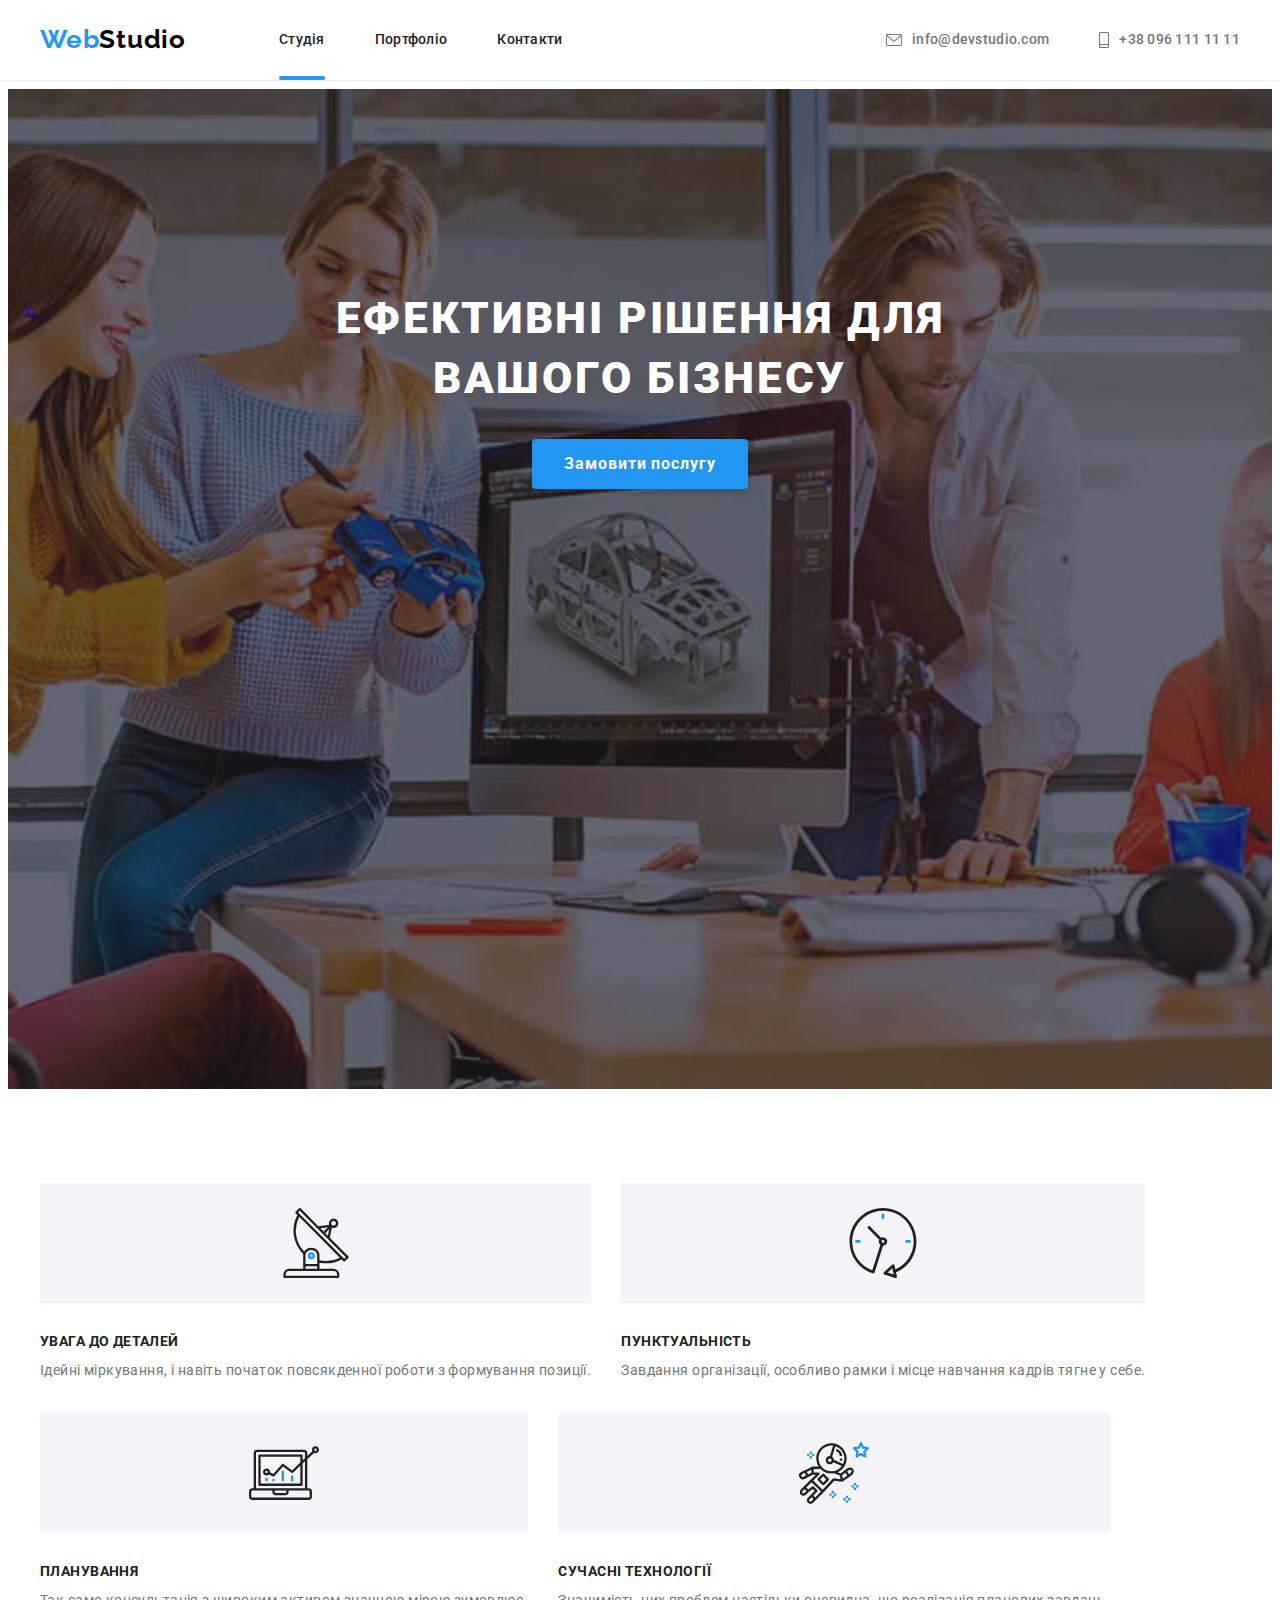
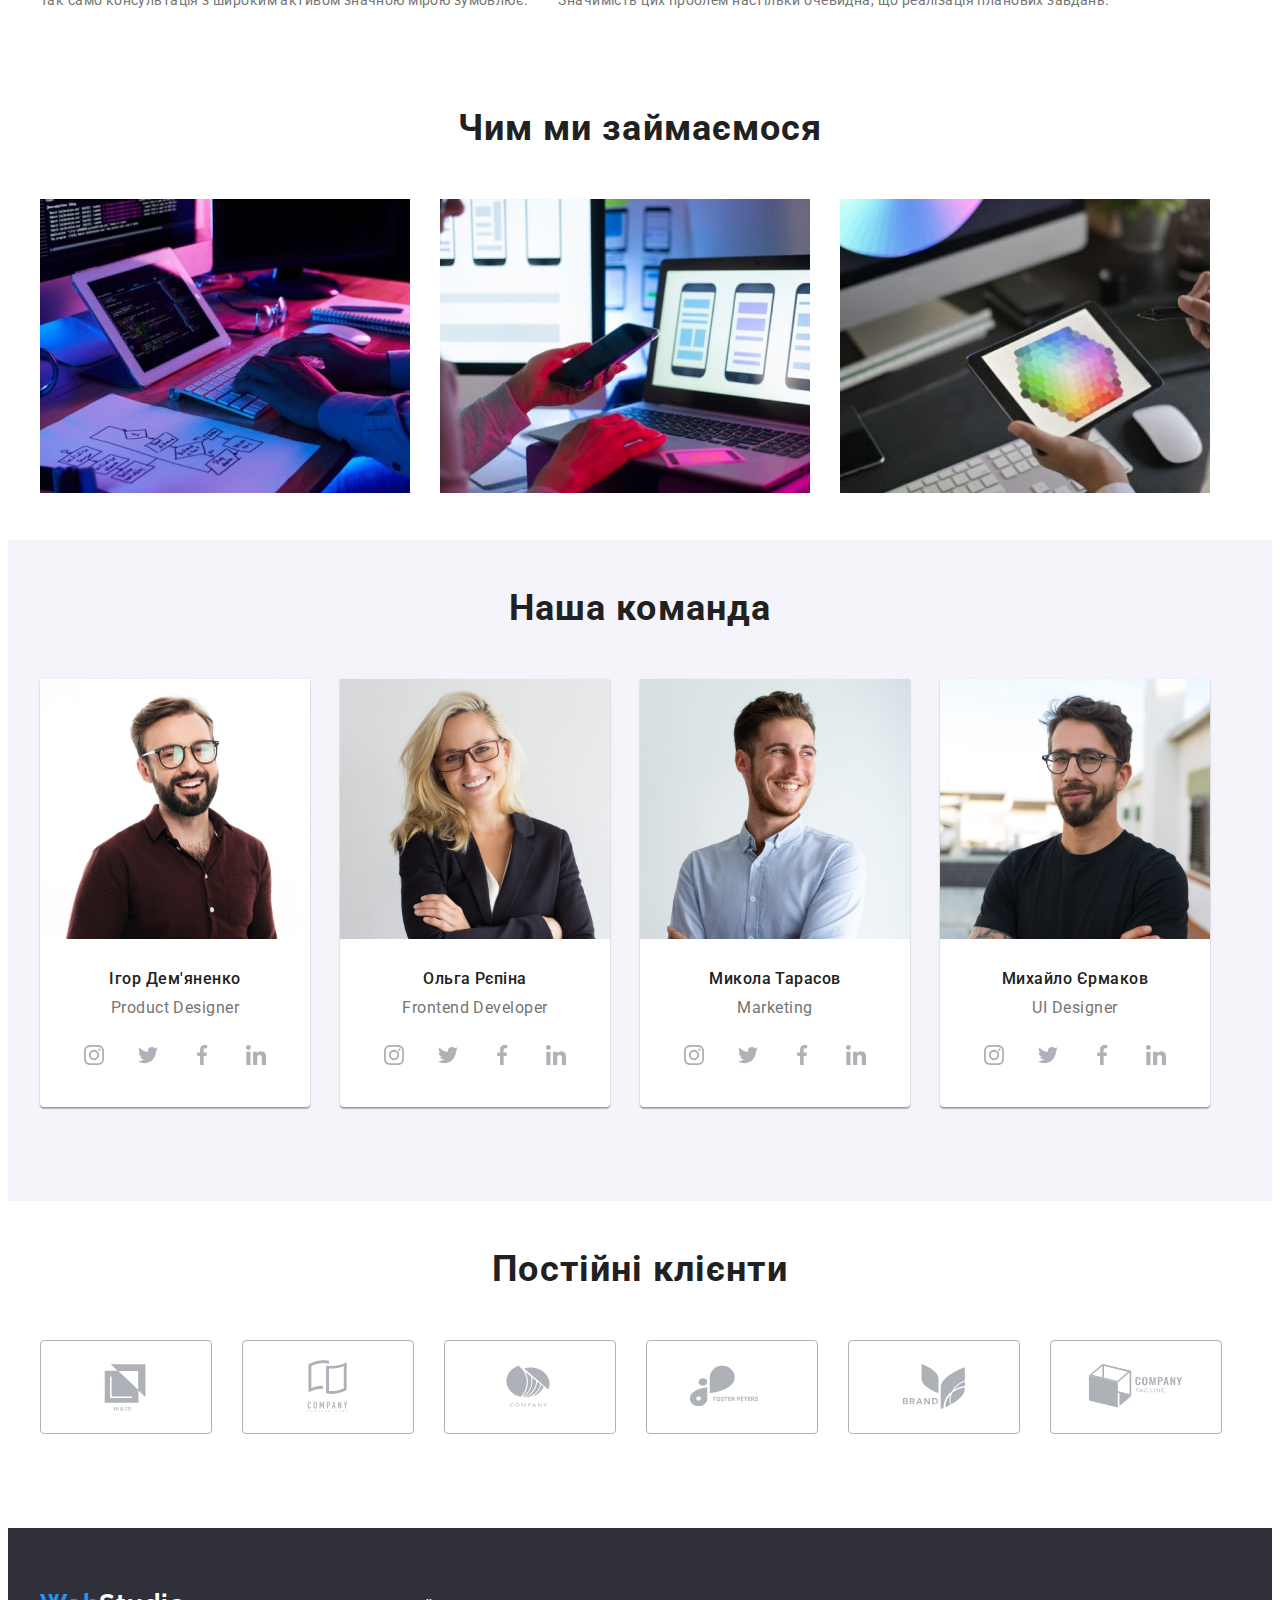
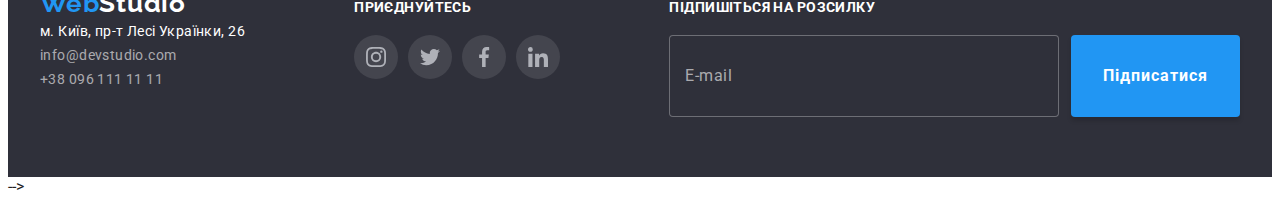
<file: index.html>
<!DOCTYPE html>
<html lang="uk">
<head>
    <meta charset="UTF-8">
    <meta http-equiv="X-UA-Compatible" content="IE=edge">
    <meta name="viewport" content="width=device-width, initial-scale=1.0">
    <title>WebStudio</title>
    <!-- fonts -->
    <link rel="preconnect" href="https://fonts.googleapis.com">
    <link rel="preconnect" href="https://fonts.gstatic.com" crossorigin>
    <link href="https://fonts.googleapis.com/css2?family=Raleway:wght@700&family=Roboto:ital,wght@0,400;0,500;1,700&display=swap" rel="stylesheet">
    <!-- normalization -->
    <link rel="stylesheet" href="https://cdnjs.cloudflare.com/ajax/libs/modern-normalize/1.1.0/modern-normalize.min.css" integrity="sha512-wpPYUAdjBVSE4KJnH1VR1HeZfpl1ub8YT/NKx4PuQ5NmX2tKuGu6U/JRp5y+Y8XG2tV+wKQpNHVUX03MfMFn9Q==" crossorigin="anonymous" referrerpolicy="no-referrer" />
    <!-- styles.css -->
    <link rel="stylesheet" href="./css/styles.css">
</head>
<body>
    <header class="page-header">
        <div class="container header">
            <nav class="navigation">
                <a href="./index.html" class="logoweb link">Web<span class="logoheader">Studio</span></a>
                <ul class="nav-list list">
                    <li class="nav-item is-active"><a href="./index.html" class="nav-item-href link">Студія</a></li>
                    <li class="nav-item"><a href="./portfolio.html" class="nav-item-href link">Портфоліо</a></li>
                    <li class="nav-item"><a href="" class="nav-item-href link">Контакти</a></li>
                </ul>
            </nav>
            <div class="header-contacts">
                <a href="mailto:info@devstudio.com" class="link item">
                    <svg class="header-icons" width="16" height="12">
                        <use href="./images/icons.svg#icon-envelope"></use>
                    </svg>info@devstudio.com
                </a>
                <a href="tel:+380961111111" class="link item">
                    <svg class="header-icons" width="10" height="16">
                        <use href="./images/icons.svg#icon-smartphone"></use>
                    </svg>+38 096 111 11 11
                </a>
            </div>
        </div>
    </header>
    <main class="main"> 
        <section class="header-overlay hero-section section">
            <div class="container">
                <h1 class="hero-title">Ефективні рішення для вашого бізнесу</h1>
                <button type="button" class="hero-btn button heartbeat" data-open-modal>Замовити послугу</button>
            </div>
        </section>
        <section class="advantages-section section">
            <div class="container">
                <ul class="advantages-list card-set list">
                    <li class="card-set-item">
                        <div class="advantages-list-overlay">
                            <svg class="advantages-icon" width="70" height="70">
                                <use href="./images/icons.svg#icon-antenna"></use>
                            </svg>
                        </div>
                        <h3 class="advantages-title">УВАГА ДО ДЕТАЛЕЙ</h3>
                        <p class="about-description">Ідейні міркування, i навіть початок повсякденної роботи з формування позиції.</p>
                    </li>
                    <li class="card-set-item">
                        <div class="advantages-list-overlay">
                            <svg class="advantages-icon" width="70" height="70">
                                <use href="./images/icons.svg#icon-clock"></use>
                            </svg>
                        </div>              
                        <h3 class="advantages-title">ПУНКТУАЛЬНІСТЬ</h3>
                        <p class="about-description">Завдання організації, особливо рамки і місце навчання кадрів тягне у себе.</p>
                    </li>
                    <li class="card-set-item">
                        <div class="advantages-list-overlay">
                            <svg class="advantages-icon" width="70" height="70">
                                <use href="./images/icons.svg#icon-diagram"></use>
                            </svg>
                        </div>
                        <h3 class="advantages-title">ПЛАНУВАННЯ</h3>
                        <p class="about-description">Так само консультація з широким активом значною мірою зумовлює.</p>
                    </li>
                    <li class="card-set-item">
                        <div class="advantages-list-overlay">
                            <svg class="advantages-icon" width="70" height="70">
                                <use href="./images/icons.svg#icon-astronaut"></use>
                            </svg>
                         </div>
                        <h3 class="advantages-title">СУЧАСНІ ТЕХНОЛОГІЇ</h3>
                        <p class="about-description">Значимість цих проблем настільки очевидна, що реалізація планових завдань.</p>
                    </li>
                </ul>
            </div>
        </section>
        <section class="portfolio-section section">
            <div class="whatwedo-img container">
                <h2 class="secondary-title">Чим ми займаємося</h2>
                <ul class="card-set list">
                    <li class="card-set-item whatwedo-item">
                        <img src="./images/main/about_us_1-min.jpg" alt="img1" width="370" height="294">
                        <div class="whatwedo-overlay">
                            <p class="whatwedo-text h3-like">Десктопні додатки</p>
                        </div>
                    </li>
                    <li class="card-set-item whatwedo-item">
                        <img src="./images/main/about_us_2-min.jpg" alt="img1" width="370" height="294">
                        <div class="whatwedo-overlay">
                            <p class="whatwedo-text h3-like">Мобільні додатки</p>
                        </div>
                    </li>
                    <li class="card-set-item whatwedo-item">
                        <img src="./images/main/about_us_3-min.jpg" alt="img1" width="370" height="294">
                        <div class="whatwedo-overlay">
                            <p class="whatwedo-text h3-like">Дизайнерські рішення</p>
                        </div>
                    </li>
                </ul>   
            </div>
        </section>
        <section class="team-section section">
            <div class="container">
                <h2 class="secondary-title">Наша команда</h2>
                <ul class="team-list card-set list">
                    <li class="team-card card-set-item">
                        <img class="team-img"src="./images/main/team_1-min.jpg" alt="hero_1" width="270" height="260">
                        <div class="team-wrapper">
                            <p class="team-name">Ігор Дем'яненко</p>
                            <p class="team-possition">Product Designer</p>
                            <ul class="socials list">
                                <li class="socials-item">
                                    <a class="socials-link link" href="https://instagram.com" target="_blank" rel="noopener no referrer" aria-label="instagram icon">
                                        <svg class="socials-icon" width="20" height="20">
                                            <use href="./images/icons.svg#icon-instagram"></use>
                                        </svg>
                                    </a>
                                </li>
                                <li class="socials-item">
                                    <a class="socials-link link" href="https://instagram.com" target="_blank" rel="noopener no referrer" aria-label="instagram icon">
                                        <svg class="socials-icon" width="20" height="20">
                                            <use href="./images/icons.svg#icon-twitter"></use>
                                        </svg>
                                    </a>
                                </li>
                                <li class="socials-item">
                                    <a class="socials-link link" href="https://instagram.com" target="_blank" rel="noopener no referrer" aria-label="instagram icon">
                                        <svg class="socials-icon" width="20" height="20">
                                            <use href="./images/icons.svg#icon-facebook"></use>
                                        </svg>
                                    </a>
                                </li>
                                <li class="socials-item">
                                    <a class="socials-link link" href="https://instagram.com" target="_blank" rel="noopener no referrer" aria-label="instagram icon">
                                        <svg class="socials-icon" width="20" height="20">
                                            <use href="./images/icons.svg#icon-linkedin"></use>
                                        </svg>
                                    </a>
                                </li>
                            </ul>
                        </div>
                    </li>
                    <li class="team-card card-set-item">
                        <img class="team-img"src="./images/main/team_2-min.jpg" alt="hero_2" width="270" height="260">
                        <div class="team-wrapper">
                            <p class="team-name">Ольга Рєпіна</p>
                            <p class="team-possition">Frontend Developer</p>
                            <ul class="socials list">
                                <li class="socials-item">
                                    <a class="socials-link link" href="https://instagram.com" target="_blank" rel="noopener no referrer" aria-label="instagram icon">
                                        <svg class="socials-icon" width="20" height="20">
                                            <use href="./images/icons.svg#icon-instagram"></use>
                                        </svg>
                                    </a>
                                </li>
                                <li class="socials-item">
                                    <a class="socials-link link" href="https://instagram.com" target="_blank" rel="noopener no referrer" aria-label="instagram icon">
                                        <svg class="socials-icon" width="20" height="20">
                                            <use href="./images/icons.svg#icon-twitter"></use>
                                        </svg>
                                    </a>
                                </li>
                                <li class="socials-item">
                                    <a class="socials-link link" href="https://instagram.com" target="_blank" rel="noopener no referrer" aria-label="instagram icon">
                                        <svg class="socials-icon" width="20" height="20">
                                            <use href="./images/icons.svg#icon-facebook"></use>
                                        </svg>
                                    </a>
                                </li>
                                <li class="socials-item">
                                    <a class="socials-link link" href="https://instagram.com" target="_blank" rel="noopener no referrer" aria-label="instagram icon">
                                        <svg class="socials-icon" width="20" height="20">
                                            <use href="./images/icons.svg#icon-linkedin"></use>
                                        </svg>
                                    </a>
                                </li>
                            </ul>
                        </div>
                    </li>
                    <li class="team-card card-set-item">
                        <img class="team-img"src="./images/main/team_3-min.jpg" alt="hero_3" width="270" height="260">
                        <div class="team-wrapper">
                            <p class="team-name">Микола Тарасов</p>
                            <p class="team-possition">Marketing</p>
                            <ul class="socials list">
                                <li class="socials-item">
                                    <a class="socials-link link" href="https://instagram.com" target="_blank" rel="noopener no referrer" aria-label="instagram icon">
                                        <svg class="socials-icon" width="20" height="20">
                                            <use href="./images/icons.svg#icon-instagram"></use>
                                        </svg>
                                    </a>
                                </li>
                                <li class="socials-item">
                                    <a class="socials-link link" href="https://instagram.com" target="_blank" rel="noopener no referrer" aria-label="instagram icon">
                                        <svg class="socials-icon" width="20" height="20">
                                            <use href="./images/icons.svg#icon-twitter"></use>
                                        </svg>
                                    </a>
                                </li>
                                <li class="socials-item">
                                    <a class="socials-link link" href="https://instagram.com" target="_blank" rel="noopener no referrer" aria-label="instagram icon">
                                        <svg class="socials-icon" width="20" height="20">
                                            <use href="./images/icons.svg#icon-facebook"></use>
                                        </svg>
                                    </a>
                                </li>
                                <li class="socials-item">
                                    <a class="socials-link link" href="https://instagram.com" target="_blank" rel="noopener no referrer" aria-label="instagram icon">
                                        <svg class="socials-icon" width="20" height="20">
                                            <use href="./images/icons.svg#icon-linkedin"></use>
                                        </svg>
                                    </a>
                                </li>
                            </ul>
                        </div>
                    </li>
                    <li class="team-card card-set-item">
                        <img class="team-img"src="./images/main/team_4-min.jpg" alt="hero_4" width="270" height="260">
                        <div class="team-wrapper">
                            <p class="team-name">Михайло Єрмаков</p>
                            <p class="team-possition">UI Designer</p>
                            <ul class="socials list">
                                <li class="socials-item">
                                    <a class="socials-link link" href="https://instagram.com" target="_blank" rel="noopener no referrer" aria-label="instagram icon">
                                        <svg class="socials-icon" width="20" height="20">
                                            <use href="./images/icons.svg#icon-instagram"></use>
                                        </svg>
                                    </a>
                                </li>
                                <li class="socials-item">
                                    <a class="socials-link link" href="https://instagram.com" target="_blank" rel="noopener no referrer" aria-label="instagram icon">
                                        <svg class="socials-icon" width="20" height="20">
                                            <use href="./images/icons.svg#icon-twitter"></use>
                                        </svg>
                                    </a>
                                </li>
                                <li class="socials-item">
                                    <a class="socials-link link" href="https://instagram.com" target="_blank" rel="noopener no referrer" aria-label="instagram icon">
                                        <svg class="socials-icon" width="20" height="20">
                                            <use href="./images/icons.svg#icon-facebook"></use>
                                        </svg>
                                    </a>
                                </li>
                                <li class="socials-item">
                                    <a class="socials-link link" href="https://instagram.com" target="_blank" rel="noopener no referrer" aria-label="instagram icon">
                                        <svg class="socials-icon" width="20" height="20">
                                            <use href="./images/icons.svg#icon-linkedin"></use>
                                        </svg>
                                    </a>
                                </li>
                            </ul>
                        </div>
                    </li>
                </ul>
            </div>
        </section>
        <section class="clients-section section">
            <div class="container">
                <h2 class="secondary-title">Постійні клієнти</h2>
                <ul class="clients-list card-set list">
                    <li class="clients-item card-set-item">
                        <a class="client-link link" href="" target="_blank" rel="noopener noreferrer" aria-label="client icon">
                            <svg class="client-icon" width="106px" height="60px">
                                <use href="./images/icons.svg#icon-Client-logo-1"></use>
                            </svg>
                        </a>
                    </li>
                    <li class="clients-item card-set-item">
                        <a class="client-link link" href="" target="_blank" rel="noopener noreferrer" aria-label="client icon">
                            <svg class="client-icon" width="106px" height="60px">
                                <use href="./images/icons.svg#icon-Client-logo-2"></use>
                            </svg>
                        </a>
                    </li>
                    <li class="clients-item card-set-item">
                        <a class="client-link link" href="" target="_blank" rel="noopener noreferrer" aria-label="client icon">
                            <svg class="client-icon" width="106px" height="60px">
                                <use href="./images/icons.svg#icon-Client-logo-3"></use>
                            </svg>
                        </a>
                    </li>
                    <li class="clients-item card-set-item">
                        <a class="client-link link" href="" target="_blank" rel="noopener noreferrer" aria-label="client icon">
                            <svg class="client-icon" width="106px" height="60px">
                                <use href="./images/icons.svg#icon-Client-logo-4"></use>
                            </svg>
                        </a>
                    </li>
                    <li class="clients-item card-set-item">
                        <a class="client-link link" href="" target="_blank" rel="noopener noreferrer" aria-label="client icon">
                            <svg class="client-icon" width="106px" height="60px">
                                <use href="./images/icons.svg#icon-Client-logo-5"></use>
                            </svg>
                        </a>
                    </li>
                    <li class="clients-item card-set-item">
                        <a class="client-link link" href="" target="_blank" rel="noopener noreferrer" aria-label="client icon">
                            <svg class="client-icon" width="106px" height="60px">
                                <use href="./images/icons.svg#icon-Client-logo-6"></use>
                            </svg>
                        </a>
                    </li>
                </ul>
            </div>
        </section> 
    </main>
    <footer class="footer-section">
        <div class="footer container">
            <div class="footer-contacts">
                <a href="./index.html" class="logoweb link">Web<span class="logofooter">Studio</span></a>
                <address>
                    <ul class="list footer-contacts">
                        <li><a href="https://goo.gl/maps/HAjjEDxGyU6dwj2Z7" target="_blank" rel="noopener nofollow noreferrer" class="footer-contacts link">м. Київ, пр-т Лесі Українки, 26</a></li>
                        <li><a href="mailto:info@devstudio.com" class="link footer-contacts-grey">info@devstudio.com</a></li>
                        <li><a href="tel:+380961111111" class="link footer-contacts-grey">+38 096 111 11 11</a></li>
                    </ul>
                </address>
            </div>
            <div class="footer-socials">
                <h3 class="h3-like mb20px">приєднуйтесь</h3>
                <ul class="socials list">
                    <li class="socials-item">
                        <a class="social-link-footer socials-link link" href="https://instagram.com" target="_blank" rel="noopener no referrer" aria-label="instagram icon">
                            <svg class="socials-icon" width="20" height="20">
                                <use href="./images/icons.svg#icon-instagram"></use>
                            </svg>
                        </a>
                    </li>
                    <li class="socials-item">
                        <a class="social-link-footer socials-link link" href="https://instagram.com" target="_blank" rel="noopener no referrer" aria-label="instagram icon">
                            <svg class="socials-icon" width="20" height="20">
                                <use href="./images/icons.svg#icon-twitter"></use>
                            </svg>
                        </a>
                    </li>
                    <li class="socials-item">
                        <a class="social-link-footer socials-link link" href="https://instagram.com" target="_blank" rel="noopener no referrer" aria-label="instagram icon">
                            <svg class="socials-icon" width="20" height="20">
                                <use href="./images/icons.svg#icon-facebook"></use>
                            </svg>
                        </a>
                    </li>
                    <li class="socials-item">
                        <a class="social-link-footer socials-link link" href="https://instagram.com" target="_blank" rel="noopener no referrer" aria-label="instagram icon">
                            <svg class="socials-icon" width="20" height="20">
                                <use href="./images/icons.svg#icon-linkedin"></use>
                            </svg>
                        </a>
                    </li>
                </ul>
            </div>
            <div class="">
                <form class="form-sign" action="">
                    <p class="h3-like mb20px">Підпишіться на розсилку</p>
                    <div class="form-sign-field">
                        <input class="form-sign-input" type="email" name="email" id="email" placeholder=" ">
                        <label class="form-sign-label" for="email">E-mail</label>
                        <button class="hero-btn button" type="submit">Підписатися</button>
                    </div> 
                </form>
            </div>
        </div>
    </footer>
    <!-- MODAL WINDOW -->
    <div class="backdrop is-hidden" data-backdrop>
        <div class="modal">
            <button type="button" class="modal-close-btn" data-close-modal >
                <svg class="modal-form-close" width="11" height="11">
                    <use href="./images/icons.svg#close-btn"></use>
                </svg></button>
            <p class="modal-form-title">Залиште свої дані, ми вам передзвонимо</p>
            <form class="modal-form">
                <div class="modal-form-group" role="group">
                    <label class="modal-form-label" for="user_name">Ім'я</label>
                    <div class="modal-form-wrapper">
                        <input class="modal-form-field" type="text" name="user_name" id="user_name">
                        <svg class="modal-form-icon" width="18" height="18">
                            <use href="./images/icons.svg#person-modal"></use>
                        </svg>
                    </div>
                    <label class="modal-form-label" for="user_phone">Телефон</label>
                    <div class="modal-form-wrapper">
                        <input class="modal-form-field" type="tel" name="user_phone" id="user_phone">
                        <svg class="modal-form-icon" width="18" height="18">
                            <use href="./images/icons.svg#phone-modal"></use>
                        </svg>
                    </div>
                    <label class="modal-form-label" for="user_email">Пошта</label>
                    <div class="modal-form-wrapper">
                        <input class="modal-form-field" type="email" name="user_email" id="user_email">
                        <svg class="modal-form-icon" width="18" height="18">
                            <use href="./images/icons.svg#email-modal"></use>
                        </svg>
                    </div>
                    <label class="modal-form-label" for="user_comment">Коментар</label>
                    <textarea class="modal-form-comment" name="user_comment" placeholder="Введіть текст" id="user_comment" cols="30" rows="7"></textarea>
                </div>
                <div class="modal-form-agreement" role="group">
                    <input class="modal-form-checkbox" type="checkbox" name="user_agreement" id="user_agreement">
                    <label class="modal-form-agreement-desc" for="user_agreement">Погоджуюся з розсилкою та приймаю <a class="modal-form-agreement-link" href="">Умови договору</a></label>
                </div>
                <button class="hero-btn button modal-form-btn" type="submit">Відправити</button>
            </form>    
        </div>
    </div>
        <!-- MODAL WINDOW END-->
    <script src="./js/header-scroll.js"></script>
    <script src="./js/modal.js"></script>
</body>
</html>

<!-- FORM STYLES -->
    <!-- <form class="modal-form">
        <div class="modal-form-field">
            <input class="form-input" type="text" id="user-name" placeholder=" ">
            <label class="modal-form-label" for="user-name">Name</label>
            <span class="icon"></span>
        </div>
        <div class="modal-form-field">
            <input class="form-input" type="tel" id="user-phone" placeholder=" ">
            <label class="modal-form-label" for="user-phone">Phone</label>
            <span class="icon"></span>
        </div>
        <div class="modal-form-field">
            <input class="form-input" type="email" id="user-email" placeholder=" ">
            <label class="modal-form-label" for="user-email">eMail</label>
            <span class="icon"></span>
        </div> --> -->
</file>
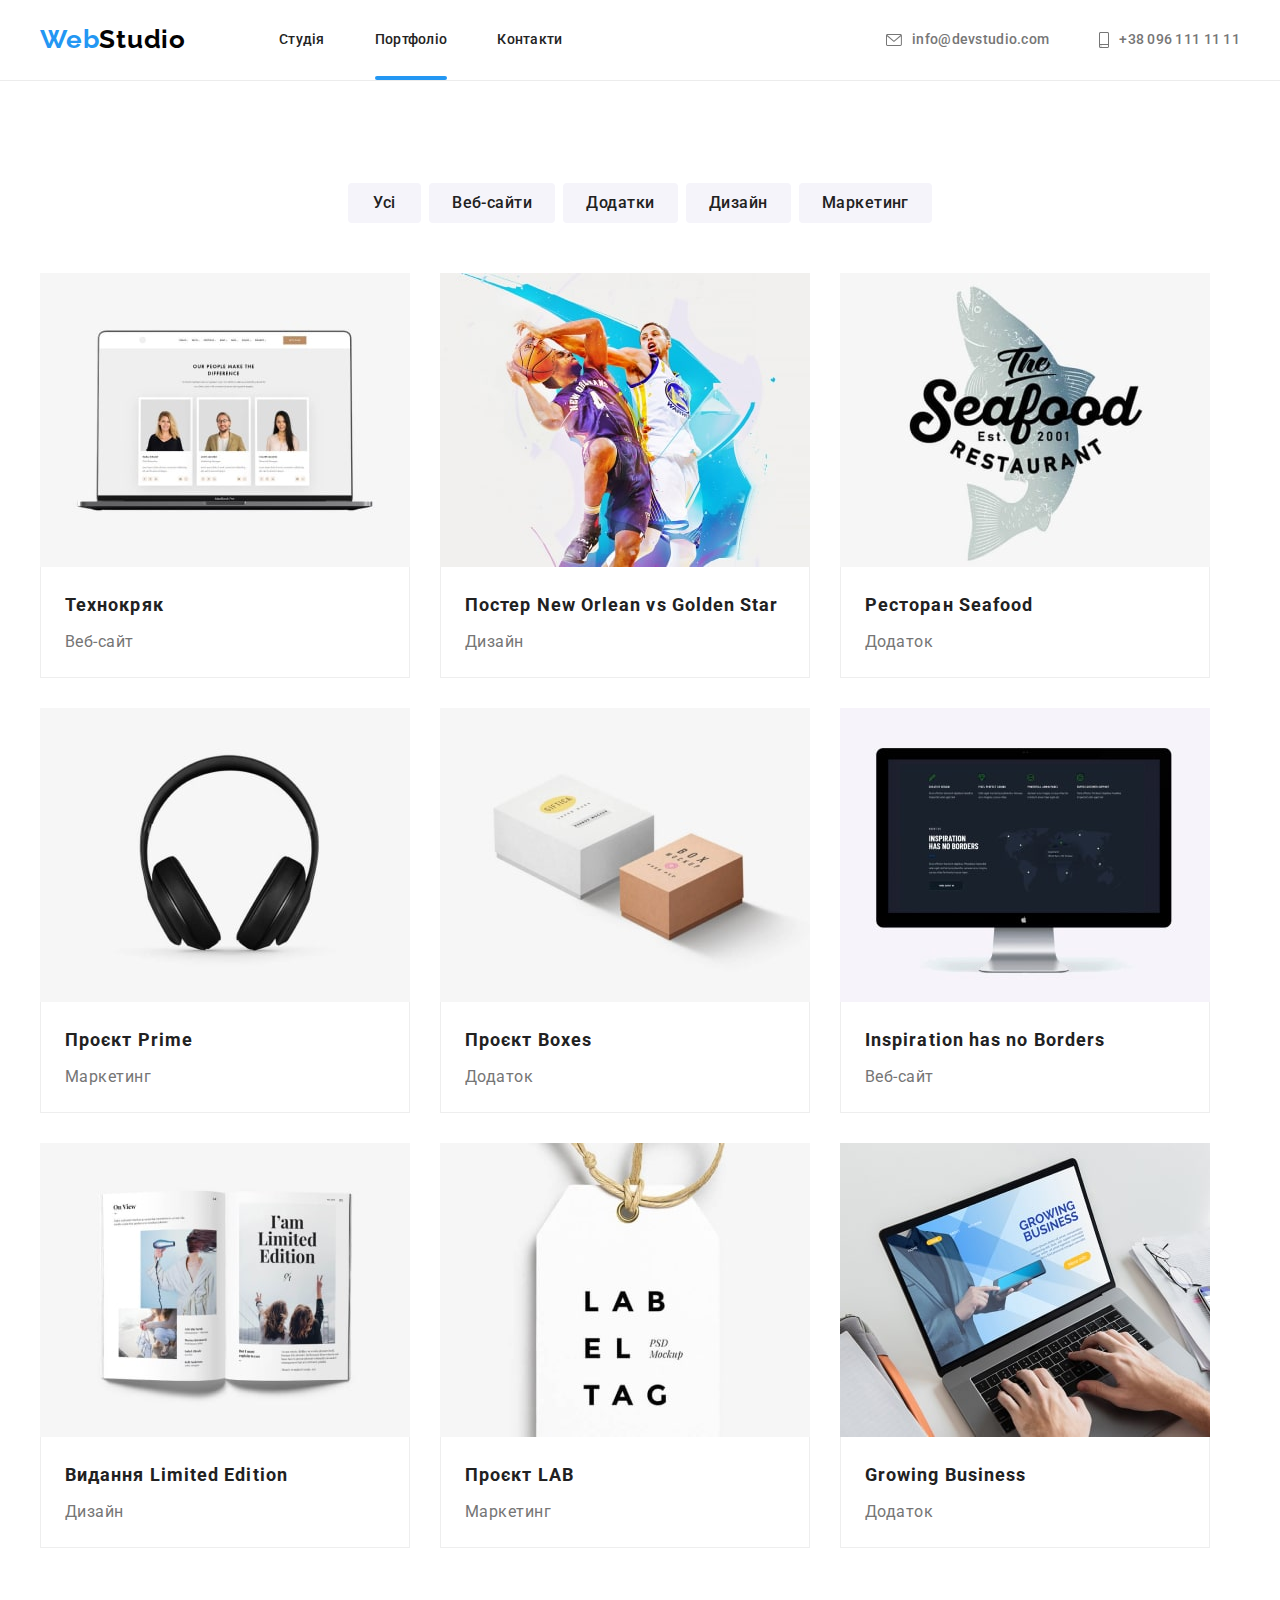
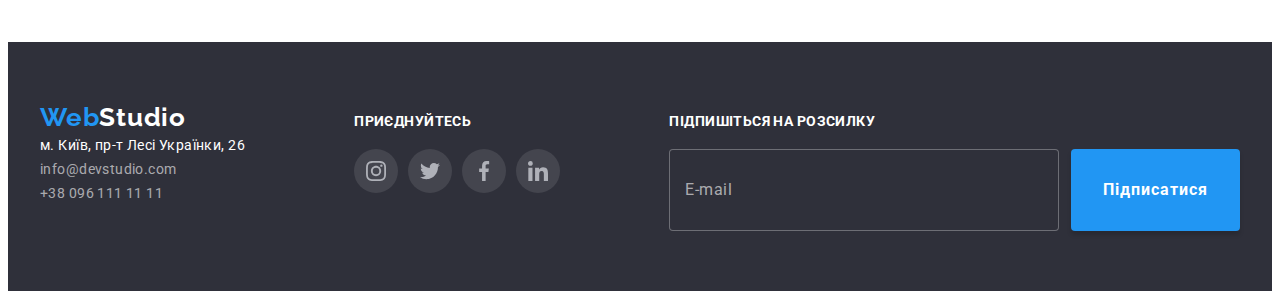
<file: portfolio.html>
<!DOCTYPE html>
<html lang="uk">
<head>
    <meta charset="UTF-8">
    <meta http-equiv="X-UA-Compatible" content="IE=edge">
    <meta name="viewport" content="width=device-width, initial-scale=1.0">
    <title>Portfolio</title>
    <!-- fonts -->
    <link rel="preconnect" href="https://fonts.googleapis.com">
    <link rel="preconnect" href="https://fonts.gstatic.com" crossorigin>
    <link href="https://fonts.googleapis.com/css2?family=Raleway:wght@700&family=Roboto:ital,wght@0,400;0,500;1,700&display=swap" rel="stylesheet">
    <!-- normalization -->
    <link rel="stylesheet" href="https://cdnjs.cloudflare.com/ajax/libs/modern-normalize/1.1.0/modern-normalize.min.css" integrity="sha512-wpPYUAdjBVSE4KJnH1VR1HeZfpl1ub8YT/NKx4PuQ5NmX2tKuGu6U/JRp5y+Y8XG2tV+wKQpNHVUX03MfMFn9Q==" crossorigin="anonymous" referrerpolicy="no-referrer" />
    <!-- styles.css -->
    <link rel="stylesheet" href="./css/styles.css">
</head>
<body>
    <header class="page-header">
        <div class="container header">
            <nav class="navigation">
                <a href="./index.html" class="logoweb link">Web<span class="logoheader">Studio</span></a>
                <ul class="nav-list list">
                    <li class="nav-item"><a href="./index.html" class="nav-item-href link">Студія</a></li>
                    <li class="nav-item is-active"><a href="./portfolio.html" class="nav-item-href link">Портфоліо</a></li>
                    <li class="nav-item"><a href="" class="nav-item-href link">Контакти</a></li>
                </ul>
            </nav>
            <div class="header-contacts">
                <a href="mailto:info@devstudio.com" class="link item">
                    <svg class="header-icons" width="16" height="12">
                        <use href="./images/icons.svg#icon-envelope"></use>
                    </svg>info@devstudio.com
                </a>
                <a href="tel:+380961111111" class="link item">
                    <svg class="header-icons" width="10" height="16">
                        <use href="./images/icons.svg#icon-smartphone"></use>
                    </svg>+38 096 111 11 11
                </a>
            </div>
            <script>
                const { height: pageHeaderHeight } = document
                    .querySelector( ".page-header" )
                    .getBoundingClientRect();
                document.body.style.paddingTop = `${pageHeaderHeight}px`;
            </script>
        </div>
    </header>
    <main class="main">
        <section class="filter-section">
            <div class="container">
                <h1></h1>
                <ul class="flex-container filter list">
                    <li class="filter-item list"><button class="filter-item-button button" type="button">Усі</button></li>
                    <li class="filter-item list"><button class="filter-item-button button" type="button">Веб-сайти</button></li>
                    <li class="filter-item list"><button class="filter-item-button button" type="button">Додатки</button></li>
                    <li class="filter-item list"><button class="filter-item-button button" type="button">Дизайн</button></li>
                    <li class="filter-item list"><button class="filter-item-button button" type="button">Маркетинг</button></li>
                </ul>
            </div>
        </section>
        <section class="projects-section">
            <ul class="card-set projects list container">
                <li class="project-item card-set-item">
                    <a href="" class="project-img-link link">
                        <div class="img-wrapper">
                            <img class="project-img" src="./images/portfolio/web-technokryak.jpg" alt="Технокряк" width="370" height="294">
                            <div class="project-overlay">
                                <p class="project-description">Ресурс пропонує комплексні пропозиції з різним рівнем функціоналу та сервісів. Все це дозволить відвідувачу отримати вичерпні відомості про компанію чи приватну особу.Ресурс пропонує комплексні пропозиції з різним рівнем функціоналу та сервісів. Все це дозволить відвідувачу отримати вичерпні відомості про компанію чи приватну особу рівнем функціоналу та сервісів. Все це дозволить відвідувачу отримати вичерпні відомості про компанію чи приватну особу.</p>
                            </div>
                        </div>
                        <div class="project-wrapper">                           
                            <h2 class="project-item-title" >Технокряк</h2>
                            <p class="project-item-filter">Веб-сайт</p>
                        </div>
                    </a>
                </li>
                <li class="project-item card-set-item">
                    <a href="" class="project-img-link link">
                        <div class="img-wrapper">
                            <img class="project-img" src="./images/portfolio/poster.jpg" alt="Постер New Orlean vs Golden Star" width="370" height="294">
                            <div class="project-overlay">
                                <p class="project-description">Ресурс пропонує комплексні пропозиції з різним рівнем функціоналу та сервісів. Все це дозволить відвідувачу отримати вичерпні відомості про компанію чи приватну особу.</p>
                            </div>
                        </div>
                        <div class="project-wrapper">
                            <h2 class="project-item-title" >Постер New Orlean vs Golden Star</h2>
                            <p class="project-item-filter">Дизайн</p>                      
                        </div>
                    </a>
                </li>
                <li class="project-item card-set-item">
                    <a href="" class="project-img-link link">
                        <div class="img-wrapper">
                            <img class="project-img" src="./images/portfolio/app-restaurant-seafood.jpg" alt="Ресторан Seafood" width="370" height="294">
                            <div class="project-overlay">
                                <p class="project-description">Ресурс пропонує комплексні пропозиції з різним рівнем функціоналу та сервісів. Все це дозволить відвідувачу отримати вичерпні відомості про компанію чи приватну особу.</p>
                            </div>
                        </div>
                        <div class="project-wrapper">
                            <h2 class="project-item-title" >Ресторан Seafood</h2>
                            <p class="project-item-filter">Додаток</p>        
                        </div>
                    </a>
                </li>
                <li class="project-item card-set-item">
                    <a href="" class="project-img-link link">
                        <div class="img-wrapper">
                            <img class="project-img" src="./images/portfolio/project-prime.jpg" alt="Проєкт Prime" width="370" height="294">
                            <div class="project-overlay">
                                <p class="project-description">Ресурс пропонує комплексні пропозиції з різним рівнем функціоналу та сервісів. Все це дозволить відвідувачу отримати вичерпні відомості про компанію чи приватну особу.</p>
                            </div>
                        </div>
                        <div class="project-wrapper">
                            <h2 class="project-item-title" >Проєкт Prime</h2>
                            <p class="project-item-filter">Маркетинг</p>
                        </div>
                    </a>
                </li>
                <li class="project-item card-set-item">
                    <a href="" class="project-img-link link">
                        <div class="img-wrapper">
                            <img class="project-img" src="./images/portfolio/project-boxes.jpg" alt="Проєкт Boxes" width="370" height="294">
                            <div class="project-overlay">
                                <p class="project-description">Ресурс пропонує комплексні пропозиції з різним рівнем функціоналу та сервісів. Все це дозволить відвідувачу отримати вичерпні відомості про компанію чи приватну особу.</p>
                            </div>
                        </div>
                        <div class="project-wrapper">
                            <h2 class="project-item-title" >Проєкт Boxes</h2>
                            <p class="project-item-filter">Додаток</p>
                        </div>
                    </a>
                </li>
                <li class="project-item card-set-item">
                    <a href="" class="project-img-link link">
                        <div class="img-wrapper">
                            <img  class="project-img" src="./images/portfolio/web-inspiration.jpg" alt="Inspiration has no Borders" width="370" height="294">
                            <div class="project-overlay">
                                <p class="project-description">Ресурс пропонує комплексні пропозиції з різним рівнем функціоналу та сервісів. Все це дозволить відвідувачу отримати вичерпні відомості про компанію чи приватну особу.</p>
                            </div>
                        </div>
                        <div class="project-wrapper">
                            <h2 class="project-item-title" >Inspiration has no Borders</h2>
                            <p class="project-item-filter">Веб-сайт</p>
                        </div>
                    </a>
                </li>
                <li class="project-item card-set-item">
                    <a href="" class="project-img-link link">
                        <div class="img-wrapper">
                            <img class="project-img" src="./images/portfolio/design-limited.jpg" alt="Видання Limited Edition" width="370" height="294">
                            <div class="project-overlay">
                                <p class="project-description">Ресурс пропонує комплексні пропозиції з різним рівнем функціоналу та сервісів. Все це дозволить відвідувачу отримати вичерпні відомості про компанію чи приватну особу.</p>
                            </div>
                        </div>
                        <div class="project-wrapper">
                            <h2 class="project-item-title">Видання Limited Edition</h2>
                            <p class="project-item-filter">Дизайн</p>
                        </div>
                    </a>
                </li>
                <li class="project-item card-set-item">
                    <a href="" class="project-img-link link">
                        <div class="img-wrapper">
                            <img class="project-img" src="./images/portfolio/project-lab.jpg" alt="Проєкт LAB" width="370" height="294">
                            <div class="project-overlay">
                                <p class="project-description">Ресурс пропонує комплексні пропозиції з різним рівнем функціоналу та сервісів. Все це дозволить відвідувачу отримати вичерпні відомості про компанію чи приватну особу.</p>
                            </div>
                        </div>
                        <div class="project-wrapper">
                            <h2 class="project-item-title" >Проєкт LAB</h2>
                            <p class="project-item-filter">Маркетинг</p>
                        </div>
                    </a>
                </li>
                <li class="project-item card-set-item">
                    <a href="" class="project-img-link link">
                        <div class="img-wrapper">
                            <img  class="project-img" src="./images/portfolio/app-growing-business.jpg" alt="Growing Business" width="370" height="294">
                            <div class="project-overlay">
                                <p class="project-description">Ресурс пропонує комплексні пропозиції з різним рівнем функціоналу та сервісів. Все це дозволить відвідувачу отримати вичерпні відомості про компанію чи приватну особу.</p>
                            </div>
                        </div>
                        <div class="project-wrapper">
                            <h2 class="project-item-title" >Growing Business</h2>
                            <p class="project-item-filter">Додаток</p>
                        </div>
                    </a>
                </li>
            </ul>
        </section>
    </main>
    <footer class="footer-section">
        <div class="footer container">
            <div class="footer-contacts">
                <a href="./index.html" class="logoweb link">Web<span class="logofooter">Studio</span></a>
                <address>
                    <ul class="list footer-contacts">
                        <li><a href="https://goo.gl/maps/HAjjEDxGyU6dwj2Z7" target="_blank" rel="noopener nofollow noreferrer" class="footer-contacts link">м. Київ, пр-т Лесі Українки, 26</a></li>
                        <li><a href="mailto:info@devstudio.com" class="link footer-contacts-grey">info@devstudio.com</a></li>
                        <li><a href="tel:+380961111111" class="link footer-contacts-grey">+38 096 111 11 11</a></li>
                    </ul>
                </address>
            </div>
            <div class="footer-socials">
                <h3 class="h3-like mb20px">приєднуйтесь</h3>
                <ul class="socials list">
                    <li class="socials-item">
                        <a class="social-link-footer socials-link link" href="https://instagram.com" target="_blank" rel="noopener no referrer" aria-label="instagram icon">
                            <svg class="socials-icon" width="20" height="20">
                                <use href="./images/icons.svg#icon-instagram"></use>
                            </svg>
                        </a>
                    </li>
                    <li class="socials-item">
                        <a class="social-link-footer socials-link link" href="https://instagram.com" target="_blank" rel="noopener no referrer" aria-label="instagram icon">
                            <svg class="socials-icon" width="20" height="20">
                                <use href="./images/icons.svg#icon-twitter"></use>
                            </svg>
                        </a>
                    </li>
                    <li class="socials-item">
                        <a class="social-link-footer socials-link link" href="https://instagram.com" target="_blank" rel="noopener no referrer" aria-label="instagram icon">
                            <svg class="socials-icon" width="20" height="20">
                                <use href="./images/icons.svg#icon-facebook"></use>
                            </svg>
                        </a>
                    </li>
                    <li class="socials-item">
                        <a class="social-link-footer socials-link link" href="https://instagram.com" target="_blank" rel="noopener no referrer" aria-label="instagram icon">
                            <svg class="socials-icon" width="20" height="20">
                                <use href="./images/icons.svg#icon-linkedin"></use>
                            </svg>
                        </a>
                    </li>
                </ul>
            </div>
            <div class="">
                <form class="form-sign" action="">
                    <p class="h3-like mb20px">Підпишіться на розсилку</p>
                    <div class="form-sign-field">
                        <input class="form-sign-input" type="email" name="email" id="email" placeholder=" ">
                        <label class="form-sign-label" for="email">E-mail</label>
                        <button class="hero-btn button" type="submit">Підписатися</button>
                    </div> 
                </form>
            </div>
        </div>
    </footer>
</body>
</html>
</file>
<file: css/styles.css>
/* logo-color-blue: #2196F3
logo-color-black: #000000
header background: #FFFFFF;
    navi black: #212121
    navi hoover: #2196F3
    phone: #757575;
    email #2196F3
main background: #F5F5F5;
footer background: #2F303A;
    address #FFFFFF 60 % */
:root {
    --primary-text-color: #212121;
    --title-text-color: #000000;
    --accent-color: #2196F3;
    --secondary-text-color: #757575;
    --indent: 30px;
    --items: 3; 
    
    --header-idx: 10;
    --modal-idx: 100;
    --modal-menu-idx: 1000;

    --anim-prop: 250ms cubic-bezier(0.4, 0, 0.2, 1);
}
/* Reset start */
h1,h2,h3,h4,h5,h6,p {
    margin: 0;
}
.list {
    list-style: none;
    padding: 0;
    margin: 0;
}

.link {
    text-decoration: none;
    color: currentColor;
}

img {
    display: block;
}

.flex-container {
    display: flex;
}

.card-set {
    display: flex;
    flex-wrap: wrap;
    gap: var(--indent)
}

.card-set-item {
    flex-basis: calc((100% - (var(--items)-1) * var(--indent))/var(--items));
}

/* Reset end */

body {
    font-family: Roboto, sans-serif;
    color: var(--primary-text-color);
    background-color: #FFFFFF;
}

.container {
    margin-left: auto;
    margin-right: auto;
    width: 1200px;
    padding-left: 15px;
    padding-right: 15px;
}

.section {
    padding-top: 47px;
    padding-bottom: 47px;
}

.section:last-child {
    padding-bottom: 94px;
}

.advantages-section {
    padding-top: 94px;
}

.team-section {
    padding-bottom: 94px;
    background-color: #F5F4FA;
    --items: 4
}

.socials {
    display: flex;
    justify-content: center;
    align-items: center;
}

.button {
    font-family: inherit;
    text-decoration: none;
    cursor: pointer;
    border-radius: 4px;
}

.h3-like {
    font-weight: 700;
    font-size: 14px;
    line-height: calc(16 / 14);
    letter-spacing: 0.03em;
    text-transform: uppercase;
}

/* --LOGO-- */
.logoweb {
    color: var(--accent-color);
    font-family: 'Raleway';
    font-weight: 700;
    font-size: 26px;
    line-height: 1.2;
    letter-spacing: 0.03em;
}

.logoheader {
    color: var(--title-text-color);
}

.logofooter {
    color: #ffffff;
}

/* ------------------------HEADER */
.page-header {
    position: fixed;
    z-index: var(--header-idx);
    width: 100%;
    min-height: 80px;
    top: 0;
    left: 0;
    opacity: 0.99;

    border-bottom: 1px solid #ECECEC;
    background-color: #FFFFFF;
}

.header {
    display: flex;
    align-items: center;

    font-size: 14px;
    font-weight: 500;
    line-height: 1.14;
    letter-spacing: 0.02em
}

.navigation {
    display: flex;
    align-items: center;
}

.nav-list {
    display: flex;
    margin-left: 93px;
}

.nav-list .nav-item + .nav-item {
    margin-left: 50px;
}

.nav-item {
    position: relative;
}

.nav-item.is-active::after {
    position: absolute;
    right: 0;
    bottom: 0;
    content: '';
    height: 4px;
    width: 100%;
    background-color: var(--accent-color);
    border-radius: 2px;
}

.nav-item-href {
    display: block;
    color: var(--primary-text-color);
    padding-top: 32px;
    padding-bottom: 32px;
}

.nav-item-href:hover, 
.nav-item-href:focus {
    color: var(--accent-color);
}

.header-contacts {
    display: flex;
    align-items: center;
    margin-left: auto;
    gap: 50px;

    color: var(--secondary-text-color);
}

.header-contacts .item:hover,
.geader-contacts .item:focus {
    color: var(--accent-color);
}

.header-contacts .item {
    display: flex;
    justify-content: center;
    align-items: center;
    padding-top: 32px;
    padding-bottom: 32px;

    color: var(--secondary-text-color);
}
.header-icons {
    margin-right: 10px;
    fill: currentColor;
}


/* ------------------------HERO------------------ */
.hero-section {
    padding-top: 200px;
    padding-bottom: 200px;
    background-color: #2F303A;
    text-align: center;
}

.header-overlay {
    height: 600px;
    max-width: 1600px;
    margin-left: auto;
    margin-right: auto;
    background-image: linear-gradient(rgba(47, 48, 58, 0.4), rgba(47, 48, 58, 0.4)), url("../images/main/bgimg.jpg");
    background-repeat: no-repeat;
    background-position: center;
    background-size: cover;
}

.hero-title {
    margin-left: auto;
    margin-right: auto;
    width: 696px;
    margin-bottom: 30px;
    font-weight: 900;
    font-size: 44px;
    line-height: 1.36;
    letter-spacing: 0.06em;
    text-transform: uppercase;
    color: #ffffff;
}
.hero-btn {
    padding: 10px 32px;
    border: 0px;
    box-shadow: 0px 4px 4px rgba(0, 0, 0, 0.15);
    background: var(--accent-color);
    font-weight: 700;
    font-size: 16px;
    line-height: 1.88;
    letter-spacing: 0.06em;
    color: #ffffff;
}

/* ------------------------------MAIN */
/* ----------------INDEX--------------- */
/* --Advantages-section-- */
.advantages-list {
    --items: 4;
}

.advantages-list-overlay {
    display: flex;
    justify-content: center;
    align-items: center;

    height: 120px;
    margin-bottom: 30px;
    background-color: #F5F4FA;
}

.advantages-title {
    margin-bottom: 10px;
    font-weight: 700;
    font-size: 14px;
    line-height: calc(16 / 14);
    letter-spacing: 0.03em;
    text-transform: uppercase;
}

.about-description {
    font-size: 14px;
    line-height: 1.71;
    letter-spacing: 0.03em;
    color: var(--secondary-text-color)
}

/* --Whatwedo-- */

.secondary-title {
    margin-bottom: 50px;
    font-weight: 700;
    font-size: 36px;
    line-height: calc(42 / 36);
    text-align: center;
    letter-spacing: 0.03em;
}

.whatwedo-item {
    position: relative;
    overflow: hidden;
}

.whatwedo-overlay {
    position: absolute;
    min-height: 70px;
    width: 100%;
    bottom: 0;
    left: 0;
    transform: translateY(100%);


    padding-top: 27px;
    padding-bottom: 27px;
    
    background-color: rgba(47, 48, 58, 0.8);
    opacity: 0;
    transition: transform 250ms cubic-bezier(0.4, 0, 0.2, 1), opacity 250ms cubic-bezier(0.4, 0, 0.2, 1);
}

.whatwedo-item:hover .whatwedo-overlay,
.whatwedo-item:focus .whatwedo-overlay{
    transform: translateY(0);
    opacity: 1;
}

.whatwedo-text {
    text-align: center;
    color: #ffffff;
}


.team-card {
    background-color: #ffffff;
    width: 270px;
    text-align: center;
    box-shadow: 0px 1px 3px rgba(0, 0, 0, 0.12), 0px 1px 1px rgba(0, 0, 0, 0.14), 0px 2px 1px rgba(0, 0, 0, 0.2);
    border-radius: 0px 0px 4px 4px;
}

.team-wrapper {
    padding-bottom: 30px;
    padding-top: 30px;
}

.team-name {
    margin-bottom: 10px;
    font-weight: 500;
    font-size: 16px;
    line-height: calc(19 / 16); 
    /* text-align: center; */
    letter-spacing: 0.03em;
}

.team-possition {
    margin-bottom: 16px;
    font-weight: 400;
    font-size: 16px;
    line-height: calc(19 / 16);
    /* text-align: center; */
    letter-spacing: 0.03em;
    color: var(--secondary-text-color)
}

.socials-item:not(:last-child) {
    margin-right: 10px;
}

.socials-link {
    display: flex;
    justify-content: center;    
    align-items: center;

    width: 44px;
    height: 44px;
    border-radius: 50%;
    background-color: #ffffff;
    color: #AFB1B8;
}

.socials-link:hover,
.socials-link:focus {
    background-color: var(--accent-color);
    color: #ffffff;
}

.socials-icon {
    fill: currentColor;
}

/* --Clients-section-- */
.clients-list {
    --items: 6
}

.client-link {
    display: flex;
    justify-content: center;
    align-items: center;

    width: 170px;
    height: 92px;

    border: 1px solid #AFB1B8;
    border-radius: 4px;
    color: #AFB1B8;
    transition: transform 250ms cubic-bezier(0.4, 0, 0.2, 1);
}

.client-link:hover,
.client-link:focus {
    border: 1px solid var(--accent-color);
    color: var(--accent-color);
    transform: scale(1.1);
}

.client-icon {
    fill: currentColor;  
}

/* ---------------------PORTFOLIO---------------- */
.filter .filter-item + .filter-item {
    margin-left: 8px;
}

.filter {
    justify-content: center;
}

.filter-section {
    padding-top: 94px;
    margin-bottom: 50px;
}

.filter-item-button {
    min-width: 73px;
    padding: 6px 22px;
    border: 1px solid transparent;
    background: #F5F4FA;
    font-weight: 500;
    font-size: 16px;
    line-height: 1.62;
    letter-spacing: 0.03em;
    color: var(--primary-text-color);

}

.filter-item-button:hover,
.filter-item-button:focus {
    background: var(--accent-color);
    color: #ffffff;
}

/* --Projects-- */

.projects-section {
    padding-bottom: 94px;
}

.project-item:hover,
.project-item:focus {
    box-shadow: 0px 1px 1px rgba(0, 0, 0, 0.12), 0px 4px 4px rgba(0, 0, 0, 0.06), 1px 4px 6px rgba(0, 0, 0, 0.16);
}

.project-img-link {
    /* display: inline-block; */
}

.img-wrapper {
    position: relative;
    overflow: hidden;
}

.project-overlay {
    position: absolute;
    top: 0;
    left: 0;

    transform: translateY(100%);

    width: 100%;
    height: 100%;
    padding: 20px 24px;
    background-color: rgba(33, 150, 243, 0.9);
    overflow: auto;
    opacity: 0;

    user-select: none;

    transition: transform 300ms cubic-bezier(0.4, 0, 0.2, 1), opacity 300ms cubic-bezier(0.4, 0, 0.2, 1);
}

.project-description {
    font-size: 18px;
    line-height: calc(28/18);
    letter-spacing: 0.03em;
    color: #FFFFFF;
}

.project-item:hover .project-overlay,
.project-item:focus .project-overlay {
    opacity: 1;
    transform: translateY(0);
}

.project-wrapper {
    padding-bottom: 20px;
    padding-top: 20px;
    padding-left: 24px;

    border: 1px solid #EEEEEE;
    border-top: none;
    background: #ffffff;
}

.project-item-title {
    margin-bottom: 4px;
    font-weight: 700;
    font-size: 18px;
    line-height: 2;
    letter-spacing: 0.06em;
    color: var(--primary-text-color);
}

.project-item-filter {
    font-weight: 400;
    font-size: 16px;
    line-height: 1.88;
    letter-spacing: 0.03em;
    color: var(--secondary-text-color)
}

/* ----------------------------FOOTER---------------------- */
.footer-section {
    padding-top: 60px;
    padding-bottom: 60px;
    background-color: #2F303A;
    color: rgba(255, 255, 255, 1);
}

.footer {
    display: flex;
    gap: 95px;
    align-items: baseline;
    justify-content: space-between;
}

.footer-contacts {
    font-style: normal;
    font-weight: 400;
    font-size: 14px;
    line-height: 1.71;
    letter-spacing: 0.03em;
    color: #ffffff;
}

.footer-contacts-grey {
    color: rgba(255, 255, 255, 0.6)
}

.footer-contacts:hover, 
.footer-contacts:focus {
    color: var(--accent-color);
}

.footer-contacts-grey:hover, 
.footer-contacts-grey:focus {
    color: var(--accent-color);
}

.social-link-footer {
    background-color: rgba(255, 255, 255, 0.1);
}

.mb20px {
    margin-bottom: 20px;
}
/* FOOTER FORM */

.form-sign-field {
    display: flex;
    gap: 12px;
    position: relative;
}

.form-sign-label {
    position: absolute;
    top: 50%;
    left: 16px;

    transform: translateY(-50%);
    font-size: 16px;
    line-height: calc(20/16);
    letter-spacing: 0.03em;
    color: rgba(255, 255, 255, 0.6);
}

.form-sign-input {
    width: 358px;
    height: 50px;
    padding: 15px ;

    background-color: #2F303A;
    border: 1px solid rgba(255, 255, 255, 0.3);
    border-radius: 4px;
    outline: 1px solid transparent;
    outline-offset: -1px; 

    font-size: 16px;
    line-height: calc(20/16);
    letter-spacing: 0.03em;
    color: rgba(255, 255, 255, 0.6);

    transition: outline var(--anim-prop) transform var(--anim-prop);
}

.form-sign-input:focus {
    outline: 1px solid #2196F3;
}

.form-sign-input:focus + .form-sign-label {
    transform: translate(-70px, -50%);

}
/* ----------MODAL WINDOW---------------- */
.backdrop {
    position: fixed;
    top: 0;
    right: 0;
    left: 0;
    bottom: 0;
    background-color: rgba(0, 0, 0, 0.2);
    z-index: var(--modal-idx);
}

.backdrop.is-hidden {
    opacity: 0;
    visibility: 0;
    pointer-events: none;
}

.modal {
    position: absolute;
    top: 50%;
    left: 50%;
    transform: translate(-50%, -50%);
    
    width: 528px;
    height: 581px;
    padding: 40px;
    background-color: #FFFFFF;
    box-shadow: 0px 1px 3px rgba(0, 0, 0, 0.12), 0px 1px 1px rgba(0, 0, 0, 0.14), 0px 2px 1px rgba(0, 0, 0, 0.2);
    border-radius: 4px;
    transition: opacity 500ms cubic-bezier(0.4, 0, 0.2, 1), transform 500ms cubic-bezier(0.4, 0, 0.2, 1);

}

.backdrop.is-hidden .modal {
    opacity: 0;
    transform: translate(-50%, -70%);
}

.modal-close-btn {
    position: absolute;
    top: 8px;
    right: 8px;
    width: 30px;
    height: 30px;

    display: flex;
    justify-content: center;
    align-items: center;
    
    border-radius: 50%;
    border: 1px solid rgba(0, 0, 0, 0.1);
    background-color: #FFFFFF;
    cursor: pointer;
}

.modal-close-btn:hover {
    fill: var(--accent-color);
}

.modal-form-title {
    margin-bottom: 12px;
    font-weight: 700;
    font-size: 20px;
    line-height: calc(23/20);
    text-align: center;
    letter-spacing: 0.03em;
}
/* --------FORM STYLES--------------*/
.modal-form-group {
    margin-bottom: 20px;    
}

.modal-form-label {
    display: inline-block;
    margin-bottom: 4px;
    font-size: 12px;
    line-height: calc(14/12);
    letter-spacing: 0.01em; 
    color: var(--secondary-text-color);
}

.modal-form-wrapper {
    position: relative;
    margin-bottom: 10px;
}

.modal-form-field {
    width: 100%;
    padding: 10px;
    padding-left: 40px;
    border-radius: 5px;
    border: 1px solid var(--primary-text-color);
    outline: 1px solid transparent;
    outline-offset: -1px;

    transition: outline var(--anim-prop);
}

.modal-form-field:focus {
    outline-color: var(--accent-color);
}
  
.modal-form-icon {
    position: absolute;
    top: 50%;
    left: 12px;
    
    transform: translateY(-50%);
    
    display: inline-block;
    transition: fill var(--anim-prop);
}
  
.modal-form-field:focus ~ .modal-form-icon {
    fill: var(--accent-color);
}

.modal-form-comment {
    display: block;
    width: 100%;
    height: 120px;
    padding: 16px 12px;
    font-size: 12px;

    resize: none;

    border: 1px solid var(--primary-text-color);
    border-radius: 4px;
    outline: 1px solid transparent;
    outline-offset: -1px;

    transition: outline var(--anim-prop);
}

.modal-form-comment:focus {
    outline-color: var(--accent-color);
}

.modal-form-agreement {
    display: flex;
    justify-content: center;
    align-items: center;
    gap: 7px;

    margin-bottom: 30px;
}

.modal-form-checkbox {
    appearance: none;
    width: 16px;
    height: 15px;

    outline-offset: -2px;
    outline: 2px solid transparent;
    border: 2px solid var(--primary-text-color);
    border-radius: 2px;

    background-position: center;
    background-size: contain;
    background-repeat: no-repeat;
}

.modal-form-checkbox:checked {
    outline-color: var(--accent-color);
    background-color: var(--accent-color);
    background-image: url("data:image/svg+xml,%3Csvg width='13' height='10' viewBox='0 0 13 10' fill='none' xmlns='http://www.w3.org/2000/svg'%3E%3Cpath d='M1.95703 4.75166L1.88825 4.68604L1.81923 4.75141L0.93123 5.59258L0.854858 5.66492L0.930974 5.73753L4.42671 9.07236L4.49574 9.1382L4.56476 9.07236L12.069 1.91352L12.1449 1.84116L12.069 1.76881L11.1873 0.927644L11.1183 0.861826L11.0493 0.927611L4.49577 7.17353L1.95703 4.75166Z' fill='white' stroke='white' stroke-width='0.2'/%3E%3C/svg%3E");
}

.modal-form-agreement-desc {
    font-size: 14px;
    line-height: calc(24/14);
    letter-spacing: 0.03em;
    color: var(--secondary-text-color);
}

.modal-form-agreement-link {
    color: var(--accent-color);
}

.modal-form-btn {
    display: block;
    margin-left: auto;
    margin-right: auto;
    width: 200px;
}

/* KEYFRAMES */

@keyframes heartbeat {
    from {
      transform: scale(1);
      transform-origin: center center;
      animation-timing-function: ease-out;
    }
    10% {
      transform: scale(0.94);
      animation-timing-function: ease-in;
    }
    17% {
      transform: scale(0.98);
      animation-timing-function: ease-out;
    }
    33% {
      transform: scale(0.91);
      animation-timing-function: ease-in;
    }
    45% {
      transform: scale(1);
      animation-timing-function: ease-out;
    }
  }

  @keyframes rotate-hor-center {
    0% {
      transform: rotateX(0);
    }
    100% {
      transform: rotateX(-360deg);
    }
  }

  /* ANIMATIONS */
  .rotate-hor-center {
	animation: rotate-hor-center 0.5s cubic-bezier(0.455, 0.030, 0.515, 0.955) both;
}

.heartbeat {
	animation: heartbeat 1.5s ease-in-out infinite both;
}
</file>
